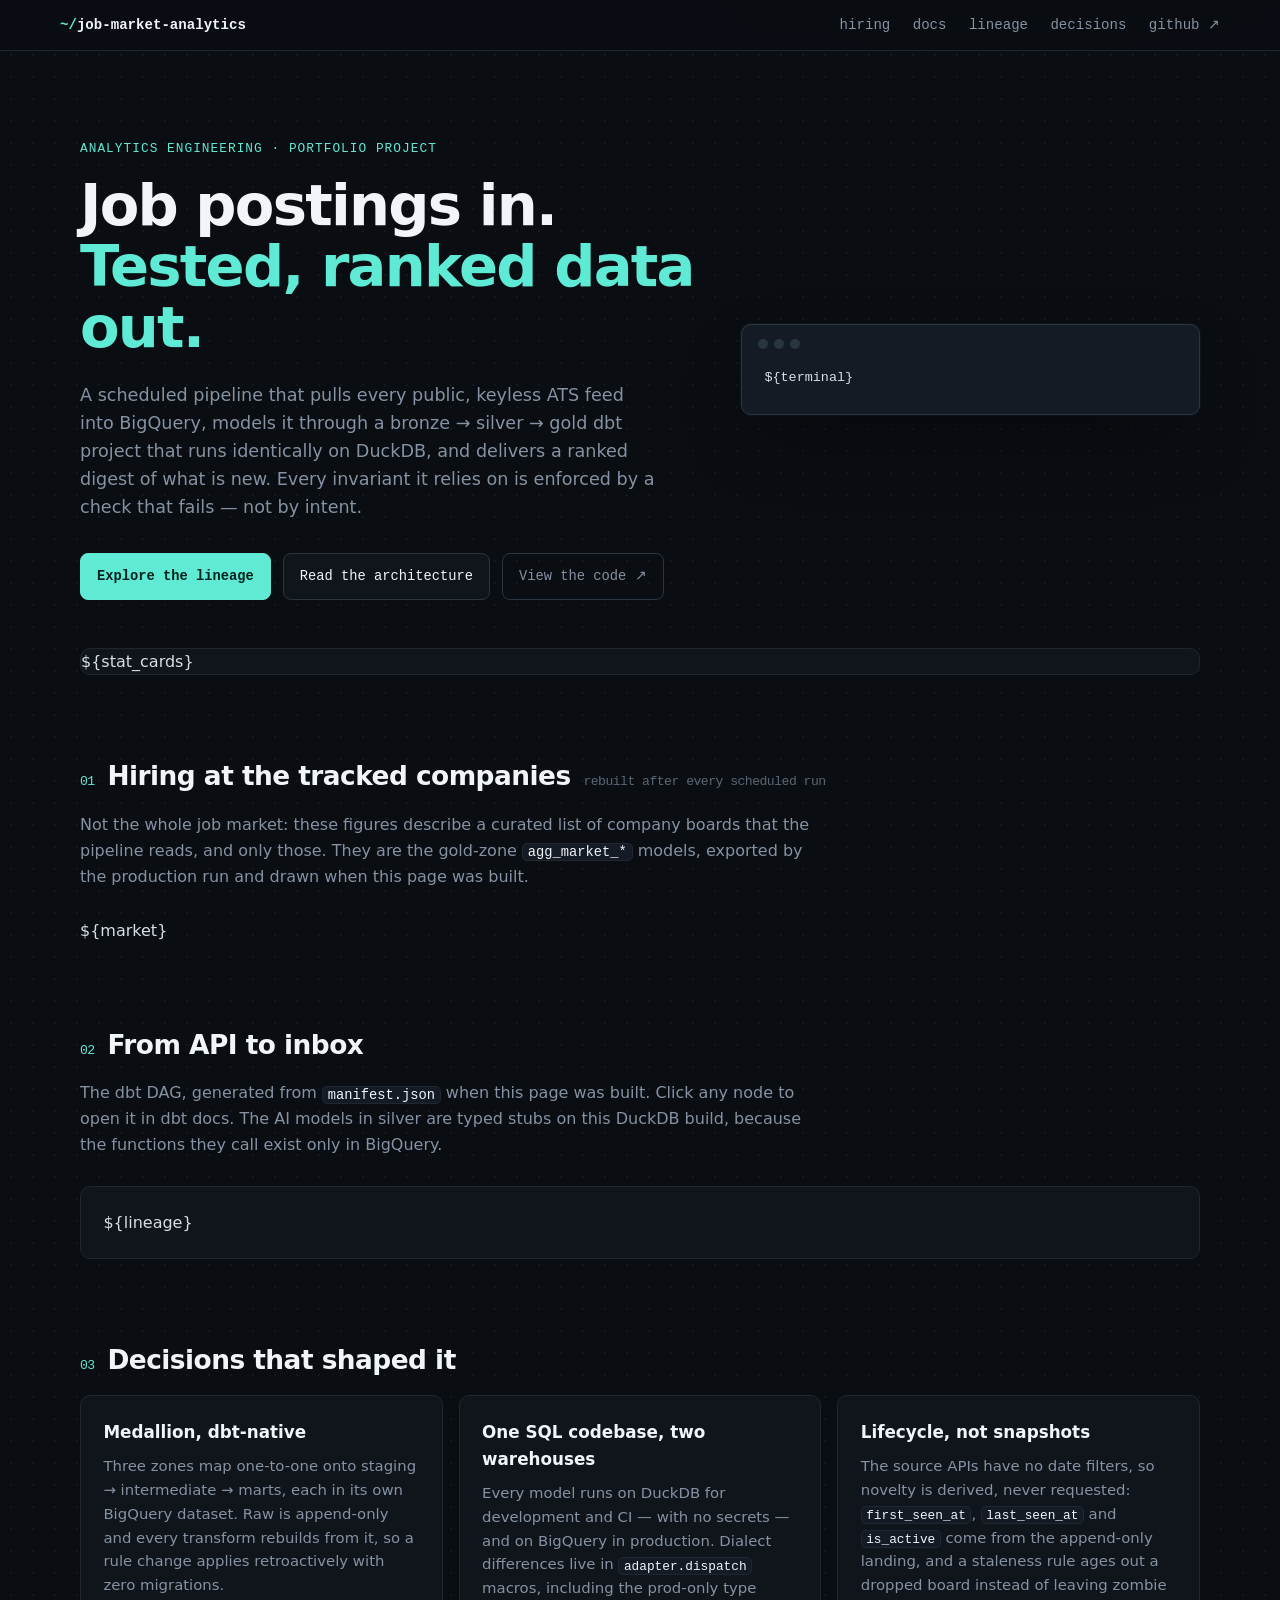
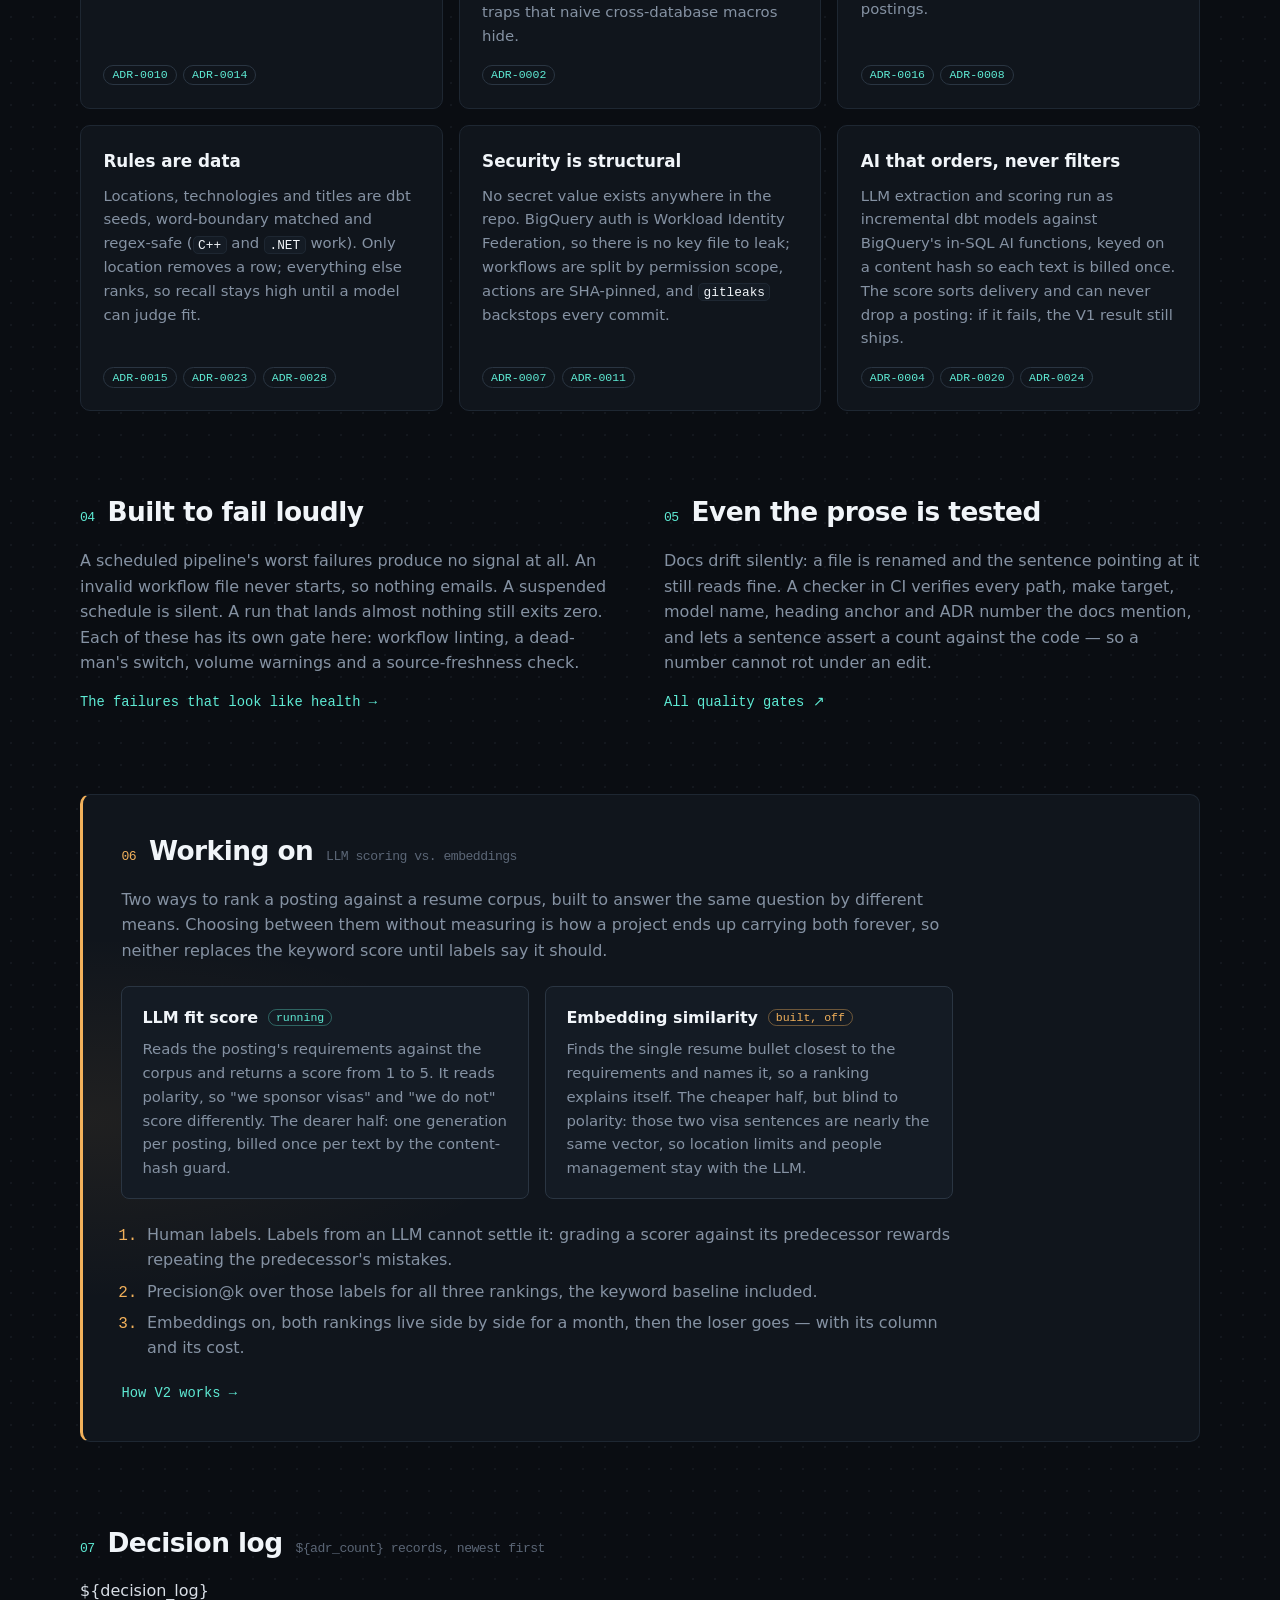
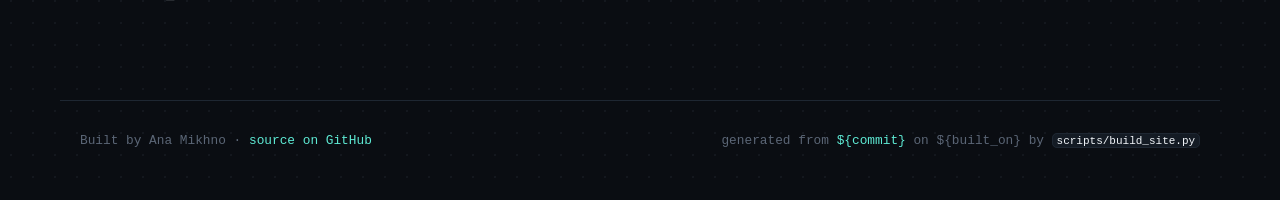
<file: site/landing/index.html>
<!doctype html>
<!-- Template: scripts/build_site.py fills every placeholder (string.Template). Numbers
     are never typed here -- each is read from the manifest, the ADRs or the test suite. -->
<html lang="en">
<head>
  <meta charset="utf-8">
  <meta name="viewport" content="width=device-width, initial-scale=1">
  <title>job-market-analytics · an analytics engineering project</title>
  <meta name="description" content="A production dbt pipeline over public job-board feeds: dual-warehouse, tested end to end, with every design decision on record.">
  <meta name="color-scheme" content="dark">
  <link rel="icon" href="assets/favicon.svg" type="image/svg+xml">
  <!-- Link previews (LinkedIn, Slack, a CV link). Crawlers need absolute URLs. -->
  <meta property="og:type" content="website">
  <meta property="og:title" content="job-market-analytics · an analytics engineering project">
  <meta property="og:description" content="A production dbt pipeline over public job-board feeds: dual-warehouse, tested end to end, with every design decision on record.">
  <meta property="og:url" content="https://amikhno.github.io/job-market-analytics/">
  <meta property="og:image" content="https://amikhno.github.io/job-market-analytics/assets/og.png">
  <meta property="og:image:width" content="1200">
  <meta property="og:image:height" content="630">
  <meta name="twitter:card" content="summary_large_image">
  <link rel="stylesheet" href="assets/landing.css">
</head>
<body>
  <header class="topbar">
    <a class="brand" href="./"><span class="prompt">~/</span>job-market-analytics</a>
    <nav aria-label="Site">
      <a href="#market">hiring</a>
      <a href="docs/">docs</a>
      <a href="lineage/">lineage</a>
      <a href="docs/decisions/">decisions</a>
      <a href="https://github.com/AMikhno/job-market-analytics">github ↗</a>
    </nav>
    <!-- The same links folded into a dropdown on phones; <details> needs no script. -->
    <details class="menu">
      <summary>menu</summary>
      <nav aria-label="Site">
        <a href="#market">hiring</a>
        <a href="docs/">docs</a>
        <a href="lineage/">lineage</a>
        <a href="docs/decisions/">decisions</a>
        <a href="https://github.com/AMikhno/job-market-analytics">github ↗</a>
      </nav>
    </details>
  </header>

  <main>
    <section class="hero">
      <div class="hero-text">
        <p class="eyebrow">analytics engineering · portfolio project</p>
        <h1>Job postings in.<br><span class="accent">Tested, ranked data out.</span></h1>
        <p class="lede">
          A scheduled pipeline that pulls every public, keyless ATS feed into BigQuery, models it
          through a bronze&nbsp;→&nbsp;silver&nbsp;→&nbsp;gold dbt project that runs identically on
          DuckDB, and delivers a ranked digest of what is new. Every invariant it relies on is
          enforced by a check that fails&nbsp;— not by intent.
        </p>
        <div class="ctas">
          <a class="btn btn-primary" href="lineage/">Explore the lineage</a>
          <a class="btn" href="docs/architecture/">Read the architecture</a>
          <a class="btn btn-ghost" href="https://github.com/AMikhno/job-market-analytics">View the code ↗</a>
        </div>
      </div>
      <pre class="terminal" aria-label="Build facts"><span class="t-dots" aria-hidden="true"><i></i><i></i><i></i></span>${terminal}</pre>
    </section>

    <section class="stats" aria-label="Project in numbers">
      ${stat_cards}
    </section>

    <section class="block" id="market">
      <h2><span class="sec-n">01</span>Hiring at the tracked companies <span class="sec-sub">rebuilt after every scheduled run</span></h2>
      <p class="sec-lede">
        Not the whole job market: these figures describe a curated list of company boards that
        the pipeline reads, and only those. They are the gold-zone <code>agg_market_*</code>
        models, exported by the production run and drawn when this page was built.
      </p>
      ${market}
    </section>

    <section class="block" id="lineage">
      <h2><span class="sec-n">02</span>From API to inbox</h2>
      <p class="sec-lede">
        The dbt DAG, generated from <code>manifest.json</code> when this page was built. Click any
        node to open it in dbt docs. The AI models in silver are typed stubs on this DuckDB build,
        because the functions they call exist only in BigQuery.
      </p>
      <div class="lineage">
        ${lineage}
      </div>
    </section>

    <section class="block" id="decisions">
      <h2><span class="sec-n">03</span>Decisions that shaped it</h2>
      <div class="cards">
        <article class="card">
          <h3>Medallion, dbt-native</h3>
          <p>Three zones map one-to-one onto staging → intermediate → marts, each in its own
            BigQuery dataset. Raw is append-only and every transform rebuilds from it, so a rule
            change applies retroactively with zero migrations.</p>
          <p class="chips"><a href="docs/decisions/0010-three-zones-not-five-layers/">ADR-0010</a><a href="docs/decisions/0014-per-zone-bigquery-datasets/">ADR-0014</a></p>
        </article>
        <article class="card">
          <h3>One SQL codebase, two warehouses</h3>
          <p>Every model runs on DuckDB for development and CI&nbsp;— with no secrets&nbsp;— and on
            BigQuery in production. Dialect differences live in <code>adapter.dispatch</code>
            macros, including the prod-only type traps that naive cross-database macros hide.</p>
          <p class="chips"><a href="docs/decisions/0002-dual-target-duckdb-bigquery/">ADR-0002</a></p>
        </article>
        <article class="card">
          <h3>Lifecycle, not snapshots</h3>
          <p>The source APIs have no date filters, so novelty is derived, never requested:
            <code>first_seen_at</code>, <code>last_seen_at</code> and <code>is_active</code> come
            from the append-only landing, and a staleness rule ages out a dropped board instead of
            leaving zombie postings.</p>
          <p class="chips"><a href="docs/decisions/0016-inactive-postings-retention/">ADR-0016</a><a href="docs/decisions/0008-job-key-vs-content-hash/">ADR-0008</a></p>
        </article>
        <article class="card">
          <h3>Rules are data</h3>
          <p>Locations, technologies and titles are dbt seeds, word-boundary matched and
            regex-safe (<code>C++</code> and <code>.NET</code> work). Only location removes a row;
            everything else ranks, so recall stays high until a model can judge fit.</p>
          <p class="chips"><a href="docs/decisions/0015-soft-desired-signals/">ADR-0015</a><a href="docs/decisions/0023-deal-breaker-as-soft-signal/">ADR-0023</a><a href="docs/decisions/0028-seeds-are-private-config/">ADR-0028</a></p>
        </article>
        <article class="card">
          <h3>Security is structural</h3>
          <p>No secret value exists anywhere in the repo. BigQuery auth is Workload Identity
            Federation, so there is no key file to leak; workflows are split by permission scope,
            actions are SHA-pinned, and <code>gitleaks</code> backstops every commit.</p>
          <p class="chips"><a href="docs/decisions/0007-secrets-boundary/">ADR-0007</a><a href="docs/decisions/0011-private-company-list/">ADR-0011</a></p>
        </article>
        <article class="card">
          <h3>AI that orders, never filters</h3>
          <p>LLM extraction and scoring run as incremental dbt models against BigQuery's in-SQL AI
            functions, keyed on a content hash so each text is billed once. The score sorts
            delivery and can never drop a posting: if it fails, the V1 result still ships.</p>
          <p class="chips"><a href="docs/decisions/0004-llm-in-dbt-pattern-c/">ADR-0004</a><a href="docs/decisions/0020-v2-scope-relevance-only/">ADR-0020</a><a href="docs/decisions/0024-single-match-score-orders-the-digest/">ADR-0024</a></p>
        </article>
      </div>
    </section>

    <section class="block split" id="loud">
      <div>
        <h2><span class="sec-n">04</span>Built to fail loudly</h2>
        <p>A scheduled pipeline's worst failures produce no signal at all. An invalid workflow file
          never starts, so nothing emails. A suspended schedule is silent. A run that lands almost
          nothing still exits zero. Each of these has its own gate here: workflow linting, a
          dead-man's switch, volume warnings and a source-freshness check.</p>
        <a class="more" href="docs/architecture/#failures-that-look-like-health">The failures that look like health →</a>
      </div>
      <div>
        <h2><span class="sec-n">05</span>Even the prose is tested</h2>
        <p>Docs drift silently: a file is renamed and the sentence pointing at it still reads fine.
          A checker in CI verifies every path, make target, model name, heading anchor and ADR
          number the docs mention, and lets a sentence assert a count against the code&nbsp;— so a
          number cannot rot under an edit.</p>
        <a class="more" href="https://github.com/AMikhno/job-market-analytics#quality-gates">All quality gates ↗</a>
      </div>
    </section>

    <section class="block callout" id="working-on">
      <h2><span class="sec-n">06</span>Working on <span class="sec-sub">LLM scoring vs. embeddings</span></h2>
      <p>Two ways to rank a posting against a resume corpus, built to answer the same question by
        different means. Choosing between them without measuring is how a project ends up carrying
        both forever, so neither replaces the keyword score until labels say it should.</p>
      <div class="versus">
        <div class="side">
          <h3>LLM fit score <span class="status status-live">running</span></h3>
          <p>Reads the posting's requirements against the corpus and returns a score from 1 to 5. It reads
            polarity, so "we sponsor visas" and "we do not" score differently. The dearer half:
            one generation per posting, billed once per text by the content-hash guard.</p>
        </div>
        <div class="side">
          <h3>Embedding similarity <span class="status status-built">built, off</span></h3>
          <p>Finds the single resume bullet closest to the requirements and names it, so a ranking
            explains itself. The cheaper half, but blind to polarity: those two visa sentences are
            nearly the same vector, so location limits and people management stay with the LLM.</p>
        </div>
      </div>
      <ol class="next">
        <li>Human labels. Labels from an LLM cannot settle it: grading a scorer against its
          predecessor rewards repeating the predecessor's mistakes.</li>
        <li>Precision@k over those labels for all three rankings, the keyword baseline included.</li>
        <li>Embeddings on, both rankings live side by side for a month, then the loser
          goes&nbsp;— with its column and its cost.</li>
      </ol>
      <a class="more" href="docs/architecture/#v2">How V2 works →</a>
    </section>

    <section class="block" id="log">
      <h2><span class="sec-n">07</span>Decision log <span class="sec-sub">${adr_count} records, newest first</span></h2>
      <div class="adrs">
        ${decision_log}
      </div>
    </section>
  </main>

  <footer class="footer">
    <span>Built by Ana Mikhno · <a href="https://github.com/AMikhno/job-market-analytics">source on GitHub</a></span>
    <span class="build">generated from <a href="${commit_url}">${commit}</a> on ${built_on} by <code>scripts/build_site.py</code></span>
  </footer>
</body>
</html>
</file>
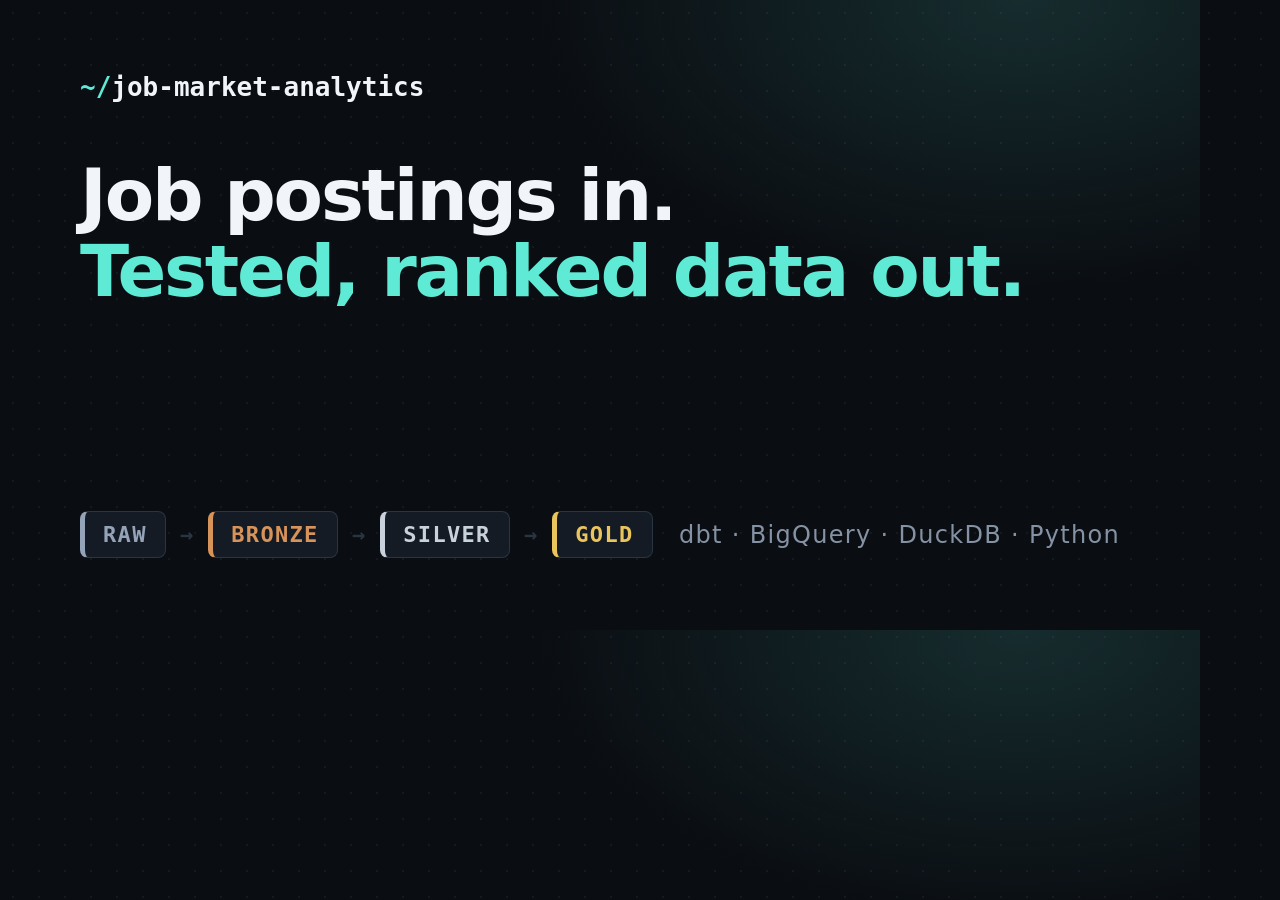
<file: site/og-card.html>
<!doctype html>
<!-- Source of site/landing/assets/og.png, the link-preview image (`make og-image`).
     No numbers on purpose: the PNG is committed, and a count in it would rot. -->
<html lang="en">
<head>
<meta charset="utf-8">
<style>
  html, body { margin: 0; width: 1200px; height: 630px; overflow: hidden; }
  body {
    background:
      radial-gradient(700px 420px at 85% 0%, rgba(94, 234, 212, 0.14), transparent 70%),
      radial-gradient(rgba(148, 163, 184, 0.08) 1.2px, transparent 1.2px) 0 0 / 26px 26px,
      #0a0d12;
    color: #d8dee6;
    font-family: system-ui, -apple-system, "Segoe UI", Inter, Roboto, sans-serif;
    box-sizing: border-box;
    padding: 72px 80px;
    display: flex;
    flex-direction: column;
  }
  .brand { font: 600 26px ui-monospace, "SF Mono", Menlo, monospace; color: #f1f5f9; }
  .brand span { color: #5eead4; }
  h1 { font-size: 72px; line-height: 1.05; letter-spacing: -0.03em; margin: 56px 0 0; color: #f1f5f9; }
  h1 em { font-style: normal; color: #5eead4; }
  .zones { display: flex; gap: 14px; margin-top: auto; align-items: center;
           font: 600 22px ui-monospace, "SF Mono", Menlo, monospace; letter-spacing: 0.06em; }
  .zone { padding: 10px 18px; border-radius: 8px; background: #141b24; border: 1px solid #2a3542;
          border-left: 5px solid var(--z); color: var(--z); text-transform: uppercase; }
  .arrow { color: #2a3542; }
  .stack { margin-left: auto; color: #8592a3; font: 400 24px system-ui, sans-serif; }
</style>
</head>
<body>
  <div class="brand"><span>~/</span>job-market-analytics</div>
  <h1>Job postings in.<br><em>Tested, ranked data out.</em></h1>
  <div class="zones">
    <div class="zone" style="--z:#94a3b8">raw</div><span class="arrow">→</span>
    <div class="zone" style="--z:#d6935a">bronze</div><span class="arrow">→</span>
    <div class="zone" style="--z:#c9d2dc">silver</div><span class="arrow">→</span>
    <div class="zone" style="--z:#eac45c">gold</div>
    <div class="stack">dbt · BigQuery · DuckDB · Python</div>
  </div>
</body>
</html>
</file>
<file: site/landing/assets/landing.css>
/* Landing page. Dark and technical; one accent (teal) for interaction, and the
   medallion colours used only where they mean something: the lineage zones. */
:root {
  --bg: #0a0d12;
  --panel: #10151c;
  --panel-2: #141b24;
  --line: #1e2732;
  --line-2: #2a3542;
  --text: #d8dee6;
  --bright: #f1f5f9;
  --muted: #8592a3;
  --dim: #5b6676;
  --accent: #5eead4;
  --accent-dim: rgba(94, 234, 212, 0.12);
  --raw: #94a3b8;
  --bronze: #d6935a;
  --silver: #c9d2dc;
  --gold: #eac45c;
  --exposure: #5eead4;
  --warn: #f2b15b;
  --mono: ui-monospace, "SF Mono", "JetBrains Mono", Menlo, Consolas, monospace;
  --sans: system-ui, -apple-system, "Segoe UI", Inter, Roboto, sans-serif;
  --radius: 10px;
  --max: 1160px;
}

* { box-sizing: border-box; }

html { scroll-behavior: smooth; }
@media (prefers-reduced-motion: reduce) { html { scroll-behavior: auto; } }

body {
  margin: 0;
  background:
    radial-gradient(900px 480px at 78% -8%, rgba(94, 234, 212, 0.09), transparent 70%),
    radial-gradient(rgba(148, 163, 184, 0.07) 1px, transparent 1px) 0 0 / 22px 22px,
    var(--bg);
  color: var(--text);
  font: 16px/1.6 var(--sans);
  -webkit-font-smoothing: antialiased;
}

a { color: var(--accent); text-decoration: none; }
a:hover { text-decoration: underline; text-underline-offset: 3px; }
a:focus-visible, .btn:focus-visible, .node:focus-visible, .adr:focus-visible {
  outline: 2px solid var(--accent);
  outline-offset: 2px;
}

code {
  font-family: var(--mono);
  font-size: 0.86em;
  background: var(--panel-2);
  border: 1px solid var(--line);
  border-radius: 5px;
  padding: 0.05em 0.35em;
  color: var(--bright);
}

/* ---- top bar ---- */
.topbar {
  position: sticky;
  top: 0;
  z-index: 10;
  display: flex;
  justify-content: space-between;
  align-items: center;
  gap: 1rem;
  padding: 0.85rem max(1.25rem, calc((100vw - var(--max)) / 2));
  background: rgba(10, 13, 18, 0.78);
  backdrop-filter: blur(10px);
  border-bottom: 1px solid var(--line);
  font-family: var(--mono);
  font-size: 0.88rem;
}
.brand { color: var(--bright); font-weight: 600; }
.brand .prompt { color: var(--accent); }
.topbar > nav { display: flex; gap: 1.4rem; flex-wrap: wrap; }
.topbar > nav a { color: var(--muted); }
.topbar > nav a:hover { color: var(--bright); text-decoration: none; }

.menu { display: none; position: relative; }
.menu summary {
  list-style: none;
  cursor: pointer;
  padding: 0.55rem 0.8rem;
  border: 1px solid var(--line-2);
  border-radius: 6px;
  color: var(--muted);
}
.menu summary::-webkit-details-marker { display: none; }
.menu summary::after { content: " ▾"; }
.menu[open] summary { color: var(--bright); border-color: var(--accent); }
.menu[open] summary::after { content: " ▴"; }
.menu summary:focus-visible { outline: 2px solid var(--accent); outline-offset: 2px; }
.menu nav {
  position: absolute;
  right: 0;
  top: calc(100% + 0.5rem);
  display: flex;
  flex-direction: column;
  min-width: 12rem;
  padding: 0.35rem;
  background: var(--panel);
  border: 1px solid var(--line-2);
  border-radius: 8px;
  box-shadow: 0 20px 50px -20px rgba(0, 0, 0, 0.9);
}
.menu nav a { padding: 0.65rem 0.75rem; border-radius: 5px; color: var(--text); }
.menu nav a:hover { background: var(--panel-2); color: var(--bright); text-decoration: none; }

main { max-width: var(--max); margin: 0 auto; padding: 0 1.25rem; }

/* ---- hero ---- */
.hero {
  display: grid;
  grid-template-columns: minmax(0, 1.15fr) minmax(0, 0.85fr);
  gap: 2.5rem;
  align-items: center;
  padding: 5.5rem 0 3rem;
}
.eyebrow {
  font-family: var(--mono);
  font-size: 0.8rem;
  letter-spacing: 0.08em;
  text-transform: uppercase;
  color: var(--accent);
  margin: 0 0 1rem;
}
h1 {
  font-size: clamp(2.3rem, 5vw, 3.6rem);
  line-height: 1.06;
  letter-spacing: -0.03em;
  color: var(--bright);
  margin: 0 0 1.4rem;
  font-weight: 700;
}
.accent { color: var(--accent); }
.lede { color: var(--muted); font-size: 1.1rem; max-width: 36rem; margin: 0 0 2rem; }
.ctas { display: flex; gap: 0.75rem; flex-wrap: wrap; }
.btn {
  display: inline-block;
  padding: 0.7rem 1rem;
  white-space: nowrap;
  border-radius: 8px;
  border: 1px solid var(--line-2);
  background: var(--panel);
  color: var(--bright);
  font-family: var(--mono);
  font-size: 0.86rem;
  transition: border-color 0.15s, transform 0.15s;
}
.btn:hover { border-color: var(--accent); text-decoration: none; transform: translateY(-1px); }
.btn-primary { background: var(--accent); border-color: var(--accent); color: #04211c; font-weight: 600; }
.btn-primary:hover { background: #7ff0dc; }
.btn-ghost { background: transparent; color: var(--muted); }

.terminal {
  position: relative;
  margin: 0;
  padding: 2.6rem 1.4rem 1.4rem;
  background: var(--panel-2);
  border: 1px solid var(--line-2);
  border-radius: var(--radius);
  box-shadow: 0 30px 80px -30px rgba(0, 0, 0, 0.8), 0 0 0 1px rgba(94, 234, 212, 0.04);
  font: 0.84rem/1.85 var(--mono);
  color: var(--text);
  /* A wrapped row would land its tail under the key column; scroll instead. */
  white-space: pre;
  overflow-x: auto;
}
.t-dots { position: absolute; top: 0.9rem; left: 1rem; display: flex; gap: 6px; }
.t-dots i { width: 10px; height: 10px; border-radius: 50%; background: var(--line-2); }
.t-cmd::before { content: "$ "; color: var(--accent); }
.t-cmd { color: var(--bright); }
.t-key {
  display: inline-block;
  width: 7.5em;
  color: var(--dim);
}
.t-key::before { content: "✓ "; color: var(--accent); }

/* ---- stats ---- */
.stats {
  display: grid;
  grid-template-columns: repeat(5, minmax(0, 1fr));
  border: 1px solid var(--line);
  border-radius: var(--radius);
  background: var(--panel);
  overflow: hidden;
}
.stat { padding: 1.4rem 1.3rem; border-right: 1px solid var(--line); display: flex; flex-direction: column; }
.stat:last-child { border-right: 0; }
.stat-n { font: 700 2.2rem/1 var(--mono); color: var(--bright); letter-spacing: -0.03em; }
.stat-label { margin-top: 0.55rem; color: var(--text); font-weight: 600; font-size: 0.93rem; }
.stat-note { color: var(--dim); font-size: 0.8rem; }

/* ---- sections ---- */
.block { padding: 5rem 0 0; }
/* Keeps a jumped-to heading clear of the sticky top bar. */
section[id] { scroll-margin-top: 3.5rem; }
h2 {
  display: flex;
  align-items: baseline;
  gap: 0.8rem;
  flex-wrap: wrap;
  font-size: 1.65rem;
  letter-spacing: -0.02em;
  color: var(--bright);
  margin: 0 0 0.9rem;
}
.sec-n { font: 500 0.82rem var(--mono); color: var(--accent); }
.sec-sub { font: 400 0.82rem var(--mono); color: var(--dim); }
.sec-lede { color: var(--muted); max-width: 46rem; margin: 0 0 1.8rem; }
.more { display: inline-block; margin-top: 0.4rem; font-family: var(--mono); font-size: 0.86rem; }

/* ---- lineage ---- */
.lineage {
  display: grid;
  grid-template-columns: repeat(5, minmax(150px, 1fr));
  gap: 1.6rem;
  overflow-x: auto;
  padding: 1.4rem;
  border: 1px solid var(--line);
  border-radius: var(--radius);
  background: var(--panel);
}
.zone { --z: var(--raw); position: relative; display: flex; flex-direction: column; min-width: 0; }
.zone-bronze { --z: var(--bronze); }
.zone-silver { --z: var(--silver); }
.zone-gold { --z: var(--gold); }
.zone-exposures { --z: var(--exposure); }
.zone:not(:last-child)::after {
  content: "→";
  position: absolute;
  right: -1.2rem;
  top: 50%;
  color: var(--line-2);
  font-size: 1.1rem;
  font-family: var(--mono);
}
.zone-head {
  display: flex;
  justify-content: space-between;
  align-items: baseline;
  padding-bottom: 0.55rem;
  margin-bottom: 0.7rem;
  border-bottom: 2px solid var(--z);
  font-family: var(--mono);
}
.zone-name { color: var(--z); font-weight: 600; text-transform: uppercase; letter-spacing: 0.08em; font-size: 0.78rem; }
.zone-count { color: var(--dim); font-size: 0.78rem; }
.zone-nodes { display: flex; flex-direction: column; gap: 0.38rem; flex: 1; justify-content: center; }
.node {
  display: block;
  padding: 0.32rem 0.55rem;
  border: 1px solid var(--line-2);
  border-left: 3px solid var(--z);
  border-radius: 5px;
  background: var(--panel-2);
  color: var(--text);
  font: 0.74rem/1.35 var(--mono);
  overflow: hidden;
  text-overflow: ellipsis;
  white-space: nowrap;
  transition: border-color 0.15s, background 0.15s;
}
.node:hover { border-color: var(--z); background: #18212c; text-decoration: none; color: var(--bright); }

/* ---- decision cards ---- */
.cards { display: grid; grid-template-columns: repeat(3, minmax(0, 1fr)); gap: 1rem; }
.card {
  display: flex;
  flex-direction: column;
  padding: 1.4rem;
  border: 1px solid var(--line);
  border-radius: var(--radius);
  background: var(--panel);
  transition: border-color 0.15s;
}
.card:hover { border-color: var(--line-2); }
.card h3 { margin: 0 0 0.6rem; color: var(--bright); font-size: 1.05rem; }
.card p { margin: 0; color: var(--muted); font-size: 0.93rem; }
.card .chips { margin-top: auto; padding-top: 1rem; display: flex; gap: 0.4rem; flex-wrap: wrap; }
.chips a {
  font: 0.72rem var(--mono);
  padding: 0.18rem 0.5rem;
  border-radius: 999px;
  border: 1px solid var(--line-2);
  color: var(--accent);
}
.chips a:hover { border-color: var(--accent); background: var(--accent-dim); text-decoration: none; }

.split { display: grid; grid-template-columns: 1fr 1fr; gap: 3rem; }
.split p, .callout p { color: var(--muted); margin: 0 0 0.6rem; }

.callout > * { max-width: 52rem; }
.callout {
  margin-top: 5rem;
  padding: 2.2rem 2.4rem;
  border: 1px solid var(--line);
  border-left: 3px solid var(--warn);
  border-radius: var(--radius);
  background: radial-gradient(640px 260px at 0 50%, rgba(242, 177, 91, 0.07), transparent 70%), var(--panel);
}
.callout .sec-n { color: var(--warn); }
.versus { display: grid; grid-template-columns: 1fr 1fr; gap: 1rem; margin: 1.4rem 0; }
.side {
  padding: 1.1rem 1.25rem;
  border: 1px solid var(--line-2);
  border-radius: 8px;
  background: var(--panel-2);
}
.side h3 { display: flex; flex-wrap: wrap; align-items: center; gap: 0.3rem 0.6rem; margin: 0 0 0.5rem; color: var(--bright); font-size: 1rem; }
.callout .side p { margin: 0; font-size: 0.93rem; }
.status { font: 400 0.72rem var(--mono); padding: 0.08rem 0.45rem; border-radius: 999px; border: 1px solid; white-space: nowrap; }
.status-live { color: var(--accent); border-color: rgba(94, 234, 212, 0.35); }
.status-built { color: var(--warn); border-color: rgba(242, 177, 91, 0.4); }
.next { color: var(--muted); margin: 0 0 1rem; padding-left: 1.6rem; }
.next li { margin-bottom: 0.35rem; }
.next li::marker { color: var(--warn); font-family: var(--mono); }

/* ---- decision log ---- */
.adrs { display: grid; grid-template-columns: 1fr 1fr; gap: 0.45rem 1rem; }
.adr {
  display: grid;
  grid-template-columns: 3.2rem minmax(0, 1fr) auto;
  gap: 0.8rem;
  align-items: center;
  padding: 0.6rem 0.85rem;
  border: 1px solid var(--line);
  border-radius: 7px;
  background: var(--panel);
  color: var(--text);
  font-size: 0.88rem;
}
.adr:hover { border-color: var(--accent); text-decoration: none; }
.adr-n { font-family: var(--mono); color: var(--dim); }
.adr-title { overflow: hidden; text-overflow: ellipsis; white-space: nowrap; }
.adr-meta { display: flex; gap: 0.5rem; align-items: center; font: 0.72rem var(--mono); color: var(--dim); }
.adr-superseded .adr-title { color: var(--dim); text-decoration: line-through; text-decoration-color: var(--line-2); }
.adr-note { color: var(--accent); }
.pill { padding: 0.08rem 0.45rem; border-radius: 999px; border: 1px solid var(--line-2); }
.pill-accepted { color: var(--accent); border-color: rgba(94, 234, 212, 0.35); }
.pill-proposed { color: var(--warn); border-color: rgba(242, 177, 91, 0.4); }
.pill-superseded { color: var(--dim); }

/* ---- market charts (scripts/site_charts.py) ----
   One series per chart, so one mark colour. --series is a darker step of the
   accent: the UI teal is too light for data marks on this surface (it fails the
   dataviz lightness band); #16a394 passes it and clears 3:1 contrast. */
.tiles { display: grid; grid-template-columns: repeat(4, minmax(0, 1fr)); gap: 1rem; margin-bottom: 1rem; }
.tile {
  display: flex;
  flex-direction: column;
  padding: 1.1rem 1.25rem;
  border: 1px solid var(--line);
  border-radius: var(--radius);
  background: var(--panel);
}
.tile-n { font-size: 2rem; font-weight: 700; color: var(--bright); letter-spacing: -0.02em; line-height: 1.1; }
.tile-label { color: var(--muted); font-size: 0.85rem; margin-top: 0.3rem; }

.viz-grid { display: grid; grid-template-columns: 1fr 1fr; gap: 1rem; align-items: start; }
.viz {
  --series: #16a394;
  margin: 0;
  padding: 1.3rem 1.3rem 1rem;
  border: 1px solid var(--line);
  border-radius: var(--radius);
  background: var(--panel);
  min-width: 0;
}
.viz:first-child { grid-column: 1 / -1; }
.viz-col { display: flex; flex-direction: column; gap: 1rem; min-width: 0; }
.viz figcaption h3 { margin: 0; color: var(--bright); font-size: 1rem; }
.viz figcaption p { margin: 0.15rem 0 0.9rem; color: var(--dim); font-size: 0.84rem; }
.chart { display: block; width: 100%; height: auto; overflow: visible; }
.chart-narrow { display: none; }
.chart .grid { stroke: var(--line); stroke-width: 1; }
.chart .guide { stroke: var(--line-2); stroke-width: 1; }
.chart .tick { fill: var(--dim); font: 11px var(--mono); font-variant-numeric: tabular-nums; }
.chart .label { fill: var(--text); font: 12px var(--sans); }
.chart .value { fill: var(--muted); font: 11px var(--mono); font-variant-numeric: tabular-nums; }
.chart .line { fill: none; stroke: var(--series); stroke-width: 2; stroke-linejoin: round; stroke-linecap: round; }
.chart .area { fill: var(--series); fill-opacity: 0.1; }
.chart .dot { fill: var(--series); stroke: var(--panel); stroke-width: 2; }
.chart .mark { fill: var(--series); }
.chart .hit { fill: transparent; }
.chart .hit:hover { fill: rgba(148, 163, 184, 0.06); }
.chart .bar:hover .mark { fill: #1bbba9; }
.chart .bar:hover .value { fill: var(--bright); }
.viz-empty { color: var(--dim); font-size: 0.9rem; }
.viz-note { color: var(--dim); font-size: 0.8rem; margin: 1rem 0 0; }

.table-view { margin-top: 0.6rem; font-size: 0.8rem; }
.table-view summary { cursor: pointer; color: var(--dim); font-family: var(--mono); }
.table-view summary:hover { color: var(--accent); }
.table-view table { width: 100%; margin-top: 0.6rem; border-collapse: collapse; font-variant-numeric: tabular-nums; }
.table-view th, .table-view td { padding: 0.3rem 0.5rem; border-bottom: 1px solid var(--line); text-align: left; }
.table-view th { color: var(--muted); font-weight: 600; }
.table-view td { color: var(--text); }

/* ---- footer ---- */
.footer {
  max-width: var(--max);
  margin: 6rem auto 0;
  padding: 2rem 1.25rem 3rem;
  display: flex;
  justify-content: space-between;
  gap: 1rem;
  flex-wrap: wrap;
  border-top: 1px solid var(--line);
  color: var(--dim);
  font: 0.8rem var(--mono);
}

/* ---- responsive ---- */
@media (max-width: 960px) {
  .hero { grid-template-columns: 1fr; padding-top: 3.5rem; }
  .stats { grid-template-columns: repeat(2, 1fr); }
  .stat { border-bottom: 1px solid var(--line); }
  .stat:nth-child(even) { border-right: 0; }
  .stat:nth-child(odd):last-child { grid-column: 1 / -1; border-bottom: 0; }
  .cards { grid-template-columns: 1fr 1fr; }
  .adrs { grid-template-columns: 1fr; }
  .split { grid-template-columns: 1fr; gap: 0; }
  .split > div + div { padding-top: 4rem; }
  .tiles { grid-template-columns: repeat(2, 1fr); }
  .viz-grid { grid-template-columns: 1fr; }
}
@media (max-width: 640px) {
  .cards { grid-template-columns: 1fr; }
  .topbar > nav { display: none; }
  .menu { display: block; }
  .callout { padding: 1.6rem; }
  .versus { grid-template-columns: 1fr; }
  .chart-wide { display: none; }
  .chart-narrow { display: block; }
  .adr { grid-template-columns: 2.6rem minmax(0, 1fr); }
  .adr-meta { grid-column: 2; }
}
</file>
